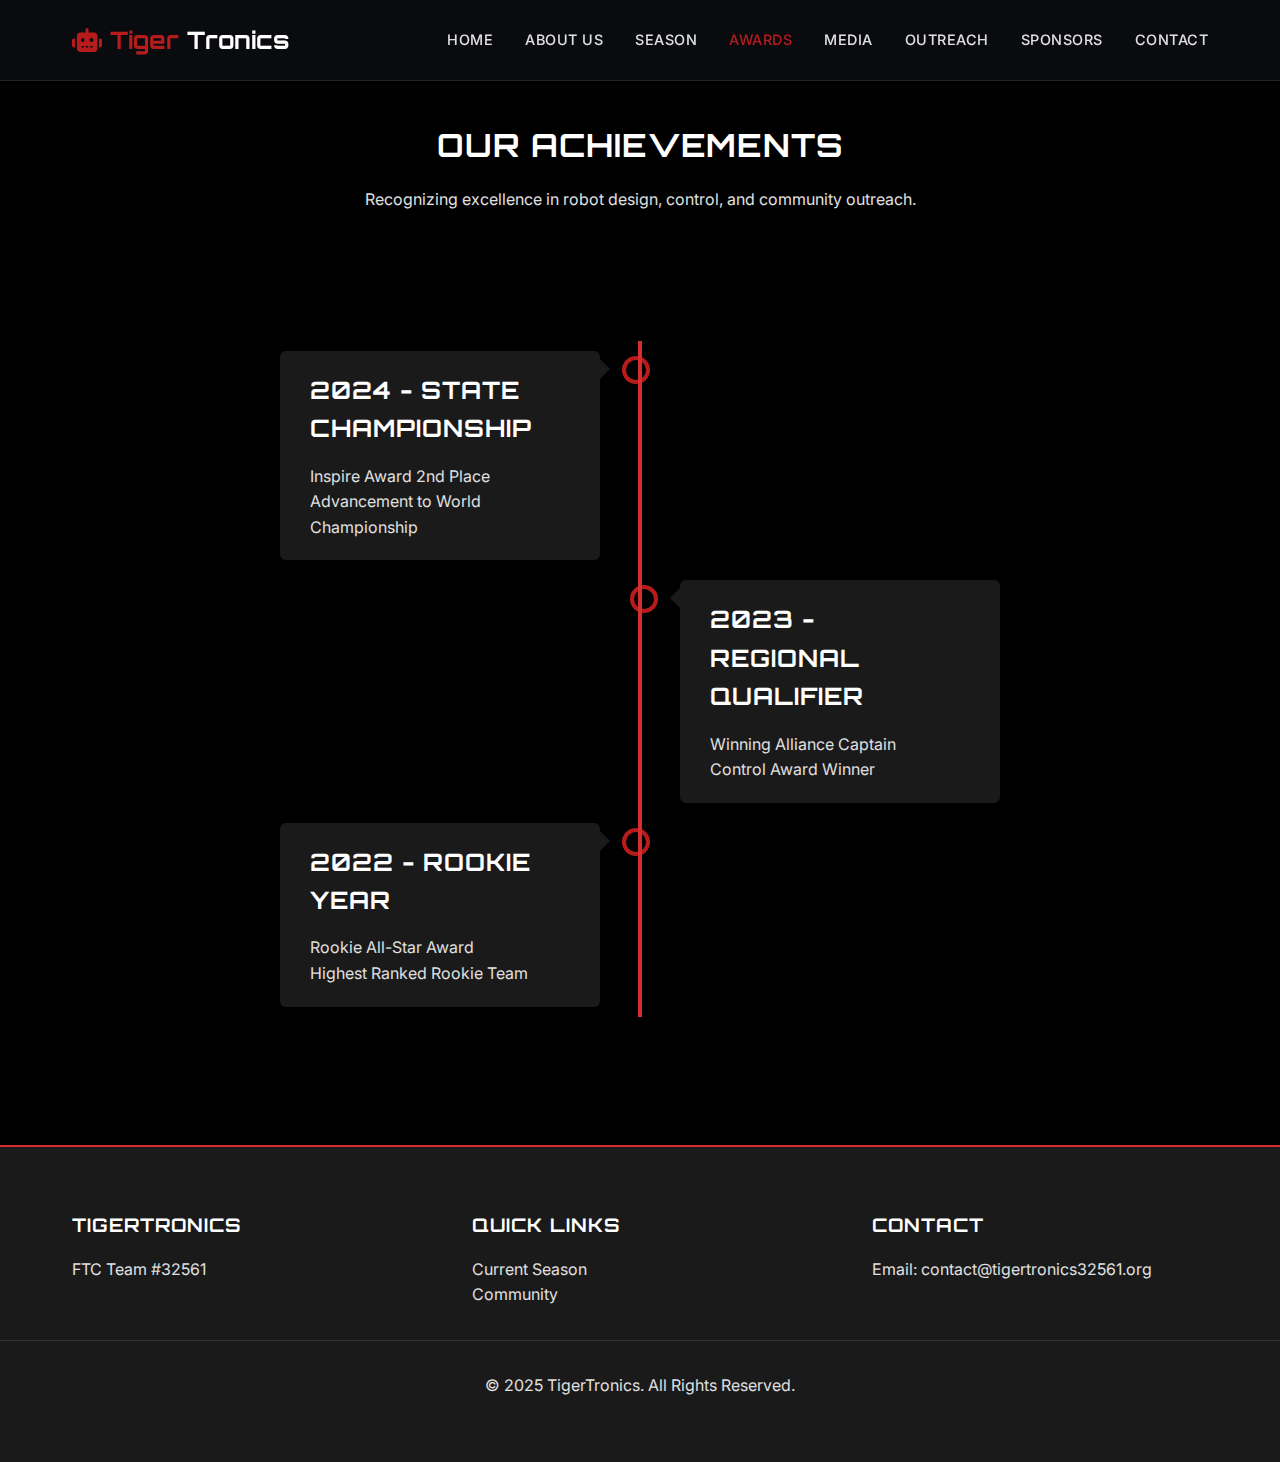
<file: awards.html>
<!DOCTYPE html>
<html lang="en">

<head>
    <meta charset="UTF-8">
    <meta name="viewport" content="width=device-width, initial-scale=1.0">
    <title>Awards | TigerTronics</title>
    <link rel="stylesheet" href="css/style.css">
    <link rel="preconnect" href="https://fonts.googleapis.com">
    <link rel="preconnect" href="https://fonts.gstatic.com" crossorigin>
    <link
        href="https://fonts.googleapis.com/css2?family=Inter:wght@300;400;600&family=Orbitron:wght@400;700&display=swap"
        rel="stylesheet">
    <link rel="stylesheet" href="https://cdnjs.cloudflare.com/ajax/libs/font-awesome/6.4.0/css/all.min.css">
    <style>
        /* Timeline specific styles */
        .timeline {
            position: relative;
            max-width: 800px;
            margin: 0 auto;
        }

        .timeline::after {
            content: '';
            position: absolute;
            width: 4px;
            background-color: var(--color-primary);
            top: 0;
            bottom: 0;
            left: 50%;
            margin-left: -2px;
        }

        .container-t {
            padding: 10px 40px;
            position: relative;
            background-color: inherit;
            width: 50%;
        }

        .container-t::after {
            content: '';
            position: absolute;
            width: 20px;
            height: 20px;
            right: -10px;
            background-color: var(--color-bg);
            border: 4px solid var(--color-secondary);
            top: 15px;
            border-radius: 50%;
            z-index: 1;
        }

        .left {
            left: 0;
        }

        .right {
            left: 50%;
        }

        .left::before {
            content: " ";
            height: 0;
            position: absolute;
            top: 18px;
            width: 0;
            z-index: 1;
            right: 30px;
            border: medium solid var(--color-bg-alt);
            border-width: 10px 0 10px 10px;
            border-color: transparent transparent transparent var(--color-bg-alt);
        }

        .right::before {
            content: " ";
            height: 0;
            position: absolute;
            top: 18px;
            width: 0;
            z-index: 1;
            left: 30px;
            border: medium solid var(--color-bg-alt);
            border-width: 10px 10px 10px 0;
            border-color: transparent var(--color-bg-alt) transparent transparent;
        }

        .right::after {
            left: -10px;
        }

        .content-t {
            padding: 20px 30px;
            background-color: var(--color-bg-alt);
            position: relative;
            border-radius: 6px;
        }

        @media screen and (max-width: 600px) {
            .timeline::after {
                left: 31px;
            }

            .container-t {
                width: 100%;
                padding-left: 70px;
                padding-right: 25px;
            }

            .container-t::before {
                left: 60px;
                border: medium solid white;
                border-width: 10px 10px 10px 0;
                border-color: transparent white transparent transparent;
            }

            .left::after,
            .right::after {
                left: 21px;
            }

            .right {
                left: 0%;
            }
        }
    </style>
</head>

<body>

    <nav class="navbar">
        <div class="container nav-container">
            <a href="index.html" class="logo"><i class="fas fa-robot"></i> Tiger<span>Tronics</span></a>
            <div class="hamburger"><i class="fas fa-bars"></i></div>
            <ul class="nav-links">
                <li><a href="index.html">Home</a></li>
                <li><a href="about.html">About Us</a></li>
                <li><a href="season.html">Season</a></li>
                <li><a href="awards.html" class="active">Awards</a></li>
                <li><a href="media.html">Media</a></li>
                <li><a href="outreach.html">Outreach</a></li>
                <li><a href="sponsors.html">Sponsors</a></li>
                <li><a href="contact.html">Contact</a></li>
            </ul>
        </div>
    </nav>

    <header class="section-padding" style="padding-top: 120px; text-align: center;">
        <div class="container fade-in">
            <h1>Our Achievements</h1>
            <p>Recognizing excellence in robot design, control, and community outreach.</p>
        </div>
    </header>

    <section class="section-padding">
        <div class="timeline">
            <div class="container-t left fade-in">
                <div class="content-t">
                    <h2>2024 - State Championship</h2>
                    <p>Inspire Award 2nd Place</p>
                    <p>Advancement to World Championship</p>
                </div>
            </div>
            <div class="container-t right fade-in">
                <div class="content-t">
                    <h2>2023 - Regional Qualifier</h2>
                    <p>Winning Alliance Captain</p>
                    <p>Control Award Winner</p>
                </div>
            </div>
            <div class="container-t left fade-in">
                <div class="content-t">
                    <h2>2022 - Rookie Year</h2>
                    <p>Rookie All-Star Award</p>
                    <p>Highest Ranked Rookie Team</p>
                </div>
            </div>
        </div>
    </section>

    <footer>
        <div class="container footer-content">
            <div>
                <h3>TigerTronics</h3>
                <p>FTC Team #32561</p>
            </div>
            <div>
                <h3>Quick Links</h3>
                <ul>
                    <li><a href="season.html">Current Season</a></li>
                    <li><a href="outreach.html">Community</a></li>
                </ul>
            </div>
            <div>
                <h3>Contact</h3>
                <p>Email: contact@tigertronics32561.org</p>
            </div>
        </div>
        <div style="text-align: center; padding-top: 2rem; border-top: 1px solid rgba(255,255,255,0.1);">
            <p>&copy; 2025 TigerTronics. All Rights Reserved.</p>
        </div>
    </footer>

    <script src="js/main.js"></script>
</body>

</html>
</file>
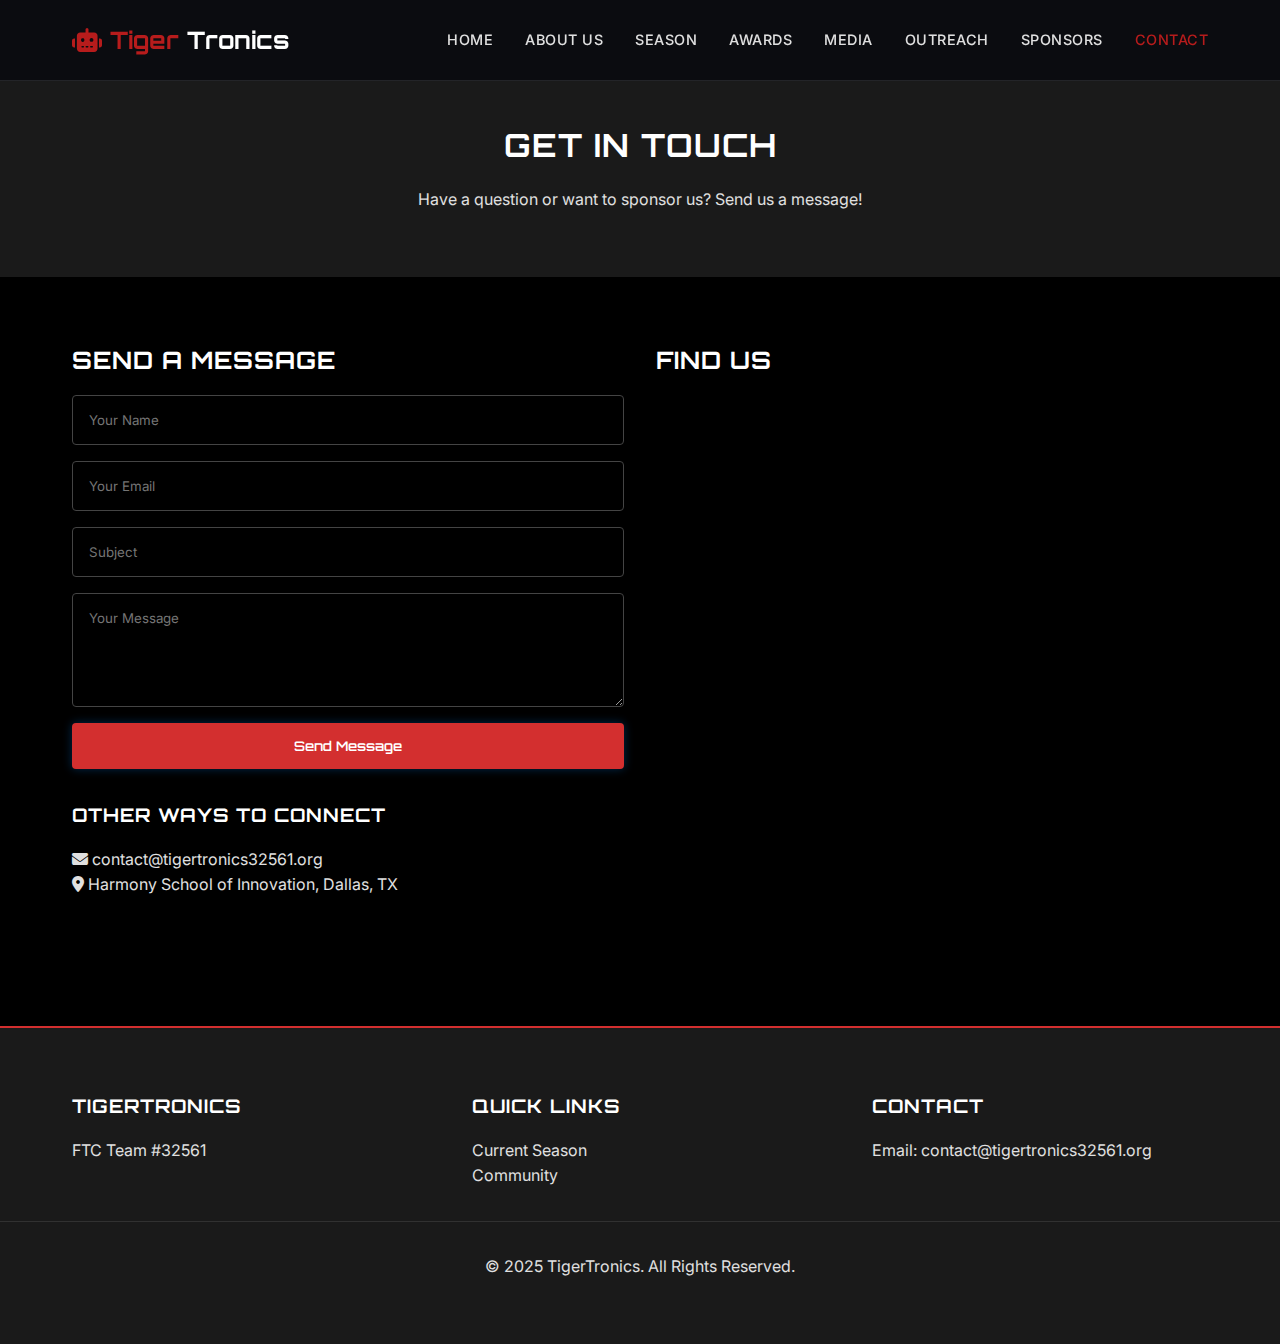
<file: contact.html>
<!DOCTYPE html>
<html lang="en">

<head>
    <meta charset="UTF-8">
    <meta name="viewport" content="width=device-width, initial-scale=1.0">
    <title>Contact Us | TigerTronics</title>
    <link rel="stylesheet" href="css/style.css">
    <link rel="preconnect" href="https://fonts.googleapis.com">
    <link rel="preconnect" href="https://fonts.gstatic.com" crossorigin>
    <link
        href="https://fonts.googleapis.com/css2?family=Inter:wght@300;400;600&family=Orbitron:wght@400;700&display=swap"
        rel="stylesheet">
    <link rel="stylesheet" href="https://cdnjs.cloudflare.com/ajax/libs/font-awesome/6.4.0/css/all.min.css">
    <style>
        /* Contact Form Styles */
        form {
            display: flex;
            flex-direction: column;
            gap: 1rem;
        }

        input,
        textarea {
            padding: 1rem;
            border-radius: 4px;
            border: 1px solid #444;
            background-color: var(--color-bg);
            color: var(--color-white);
            font-family: var(--font-main);
        }

        input:focus,
        textarea:focus {
            border-color: var(--color-secondary);
            outline: none;
        }

        iframe {
            width: 100%;
            height: 400px;
            border: 0;
            border-radius: 8px;
        }
    </style>
</head>

<body>

    <nav class="navbar">
        <div class="container nav-container">
            <a href="index.html" class="logo"><i class="fas fa-robot"></i> Tiger<span>Tronics</span></a>
            <div class="hamburger"><i class="fas fa-bars"></i></div>
            <ul class="nav-links">
                <li><a href="index.html">Home</a></li>
                <li><a href="about.html">About Us</a></li>
                <li><a href="season.html">Season</a></li>
                <li><a href="awards.html">Awards</a></li>
                <li><a href="media.html">Media</a></li>
                <li><a href="outreach.html">Outreach</a></li>
                <li><a href="sponsors.html">Sponsors</a></li>
                <li><a href="contact.html" class="active">Contact</a></li>
            </ul>
        </div>
    </nav>

    <header class="section-padding"
        style="padding-top: 120px; text-align: center; background-color: var(--color-bg-alt);">
        <div class="container fade-in">
            <h1>Get In Touch</h1>
            <p>Have a question or want to sponsor us? Send us a message!</p>
        </div>
    </header>

    <section class="section-padding">
        <div class="container">
            <div class="grid grid-2">
                <div class="fade-in">
                    <h2>Send a Message</h2>
                    <form action="#" method="POST">
                        <input type="text" name="name" placeholder="Your Name" required>
                        <input type="email" name="email" placeholder="Your Email" required>
                        <input type="text" name="subject" placeholder="Subject">
                        <textarea name="message" rows="5" placeholder="Your Message" required></textarea>
                        <button type="submit" class="btn btn-primary">Send Message</button>
                    </form>
                    <div style="margin-top: 2rem;">
                        <h3>Other Ways to Connect</h3>
                        <p><i class="fas fa-envelope"></i> contact@tigertronics32561.org</p>
                        <p><i class="fas fa-map-marker-alt"></i> Harmony School of Innovation, Dallas, TX</p>
                    </div>
                </div>
                <div class="fade-in">
                    <h2>Find Us</h2>
                    <!-- Google Maps Embed Placeholder (Dallas) -->
                    <iframe
                        src="https://www.google.com/maps/embed?pb=!1m18!1m12!1m3!1d3348.683054170564!2d-96.8286986848135!3d32.93297698092524!2m3!1f0!2f0!3f0!3m2!1i1024!2i768!4f13.1!3m3!1m2!1s0x864c20d755555555%3A0x55555555555555!2sHarmony%20School%20of%20Innovation%20-%20Dallas!5e0!3m2!1sen!2sus!4v1625686000000!5m2!1sen!2sus"
                        allowfullscreen="" loading="lazy"></iframe>
                </div>
            </div>
        </div>
    </section>

    <footer>
        <div class="container footer-content">
            <div>
                <h3>TigerTronics</h3>
                <p>FTC Team #32561</p>
            </div>
            <div>
                <h3>Quick Links</h3>
                <ul>
                    <li><a href="season.html">Current Season</a></li>
                    <li><a href="outreach.html">Community</a></li>
                </ul>
            </div>
            <div>
                <h3>Contact</h3>
                <p>Email: contact@tigertronics32561.org</p>
            </div>
        </div>
        <div style="text-align: center; padding-top: 2rem; border-top: 1px solid rgba(255,255,255,0.1);">
            <p>&copy; 2025 TigerTronics. All Rights Reserved.</p>
        </div>
    </footer>

    <script src="js/main.js"></script>
</body>

</html>
</file>
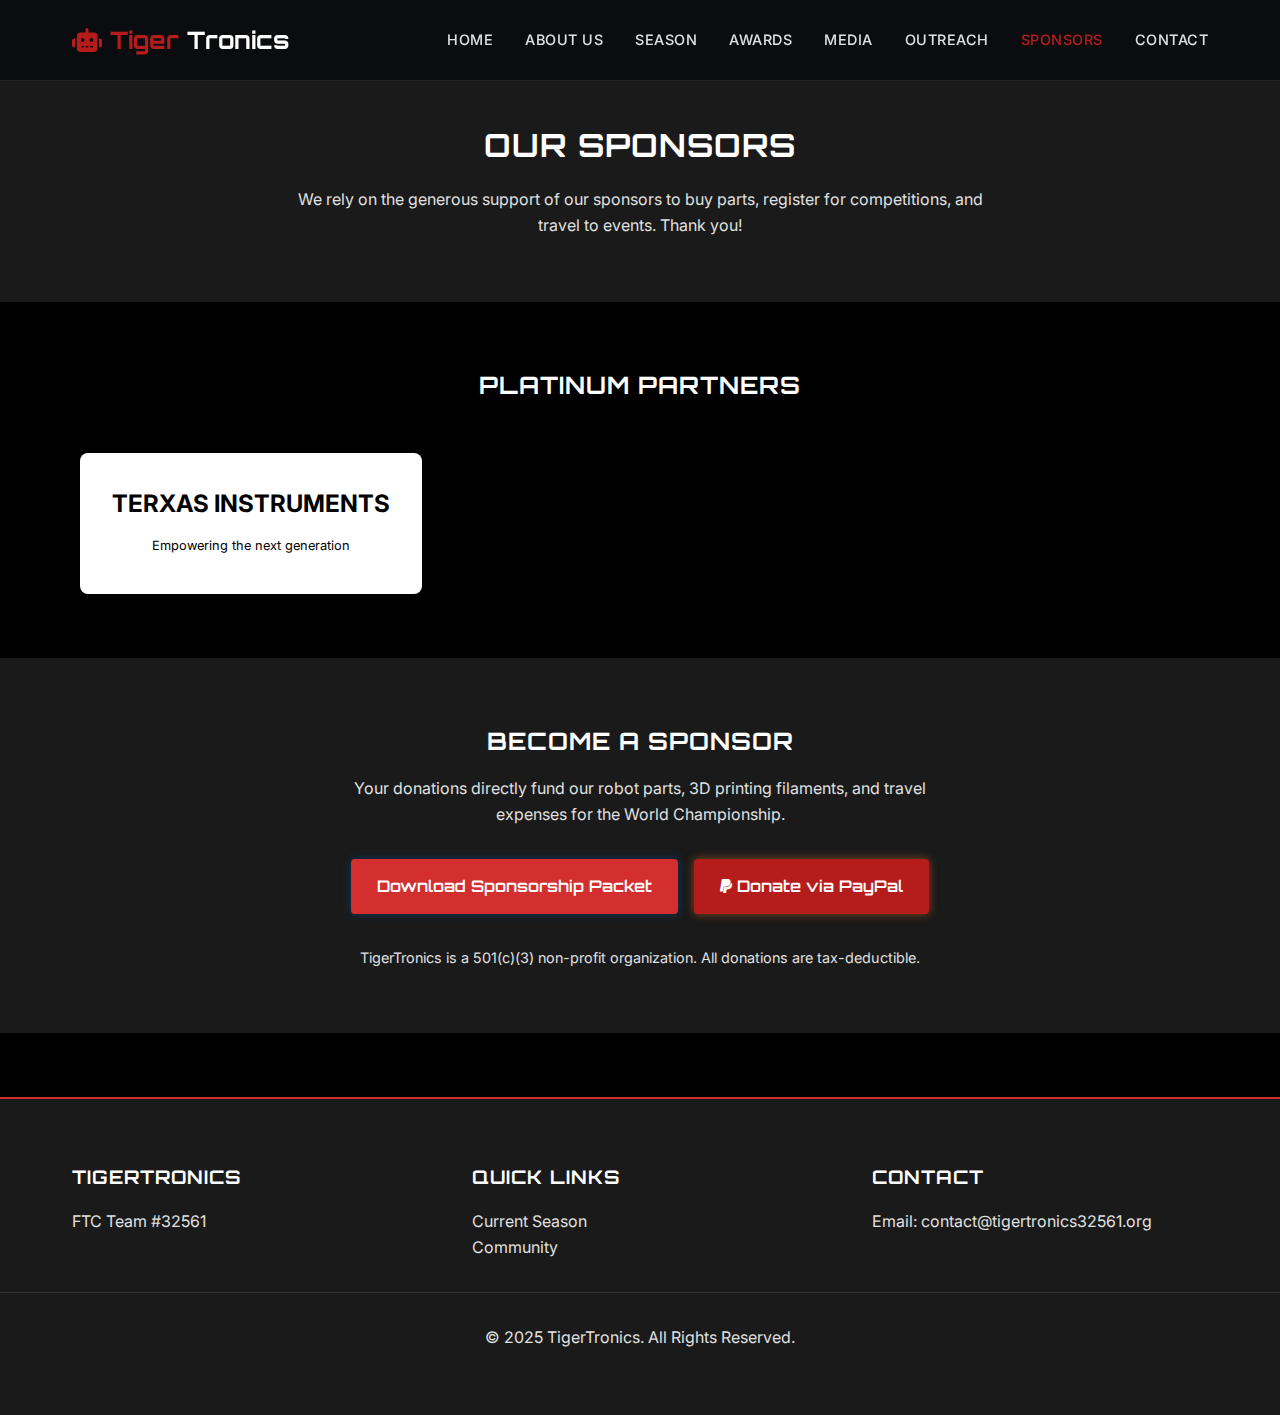
<file: sponsors.html>
<!DOCTYPE html>
<html lang="en">

<head>
    <meta charset="UTF-8">
    <meta name="viewport" content="width=device-width, initial-scale=1.0">
    <title>Sponsors | TigerTronics</title>
    <link rel="stylesheet" href="css/style.css">
    <link rel="preconnect" href="https://fonts.googleapis.com">
    <link rel="preconnect" href="https://fonts.gstatic.com" crossorigin>
    <link
        href="https://fonts.googleapis.com/css2?family=Inter:wght@300;400;600&family=Orbitron:wght@400;700&display=swap"
        rel="stylesheet">
    <link rel="stylesheet" href="https://cdnjs.cloudflare.com/ajax/libs/font-awesome/6.4.0/css/all.min.css">
</head>

<body>

    <nav class="navbar">
        <div class="container nav-container">
            <a href="index.html" class="logo"><i class="fas fa-robot"></i> Tiger<span>Tronics</span></a>
            <div class="hamburger"><i class="fas fa-bars"></i></div>
            <ul class="nav-links">
                <li><a href="index.html">Home</a></li>
                <li><a href="about.html">About Us</a></li>
                <li><a href="season.html">Season</a></li>
                <li><a href="awards.html">Awards</a></li>
                <li><a href="media.html">Media</a></li>
                <li><a href="outreach.html">Outreach</a></li>
                <li><a href="sponsors.html" class="active">Sponsors</a></li>
                <li><a href="contact.html">Contact</a></li>
            </ul>
        </div>
    </nav>

    <header class="section-padding"
        style="padding-top: 120px; text-align: center; background-color: var(--color-bg-alt);">
        <div class="container fade-in">
            <h1>Our Sponsors</h1>
            <p style="max-width: 700px; margin: 0 auto;">We rely on the generous support of our sponsors to buy parts,
                register for competitions, and travel to events. Thank you!</p>
        </div>
    </header>

    <section class="section-padding">
        <div class="container">
            <h2 style="text-align: center; margin-bottom: 3rem;">Platinum Partners</h2>
            <div class="grid grid-3" style="align-items: center; justify-items: center;">
                <div class="fade-in">
                    <!-- Texas Instruments Logo -->
                    <div
                        style="background-color: white; color: black; padding: 2rem; border-radius: 8px; font-weight: bold; font-size: 1.5rem; text-align: center;">
                        TERXAS INSTRUMENTS<br><span style="font-size: 0.8rem; font-weight: normal;">Empowering the
                            next generation</span></div>
                </div>
            </div>
        </div>
    </section>

    <section class="section-padding" style="background-color: var(--color-bg-alt); text-align: center;">
        <div class="container fade-in">
            <h2>Become a Sponsor</h2>
            <p style="margin-bottom: 2rem; max-width: 600px; margin-left: auto; margin-right: auto;">Your donations
                directly fund our robot parts, 3D printing filaments, and travel expenses for the World Championship.
            </p>
            <div class="flex flex-center" style="gap: 1rem;">
                <a href="#" class="btn btn-primary">Download Sponsorship Packet</a>
                <a href="#" class="btn btn-secondary"><i class="fab fa-paypal"></i> Donate via PayPal</a>
            </div>
            <p style="margin-top: 2rem; font-size: 0.9rem; color: var(--color-text);">TigerTronics is a 501(c)(3)
                non-profit organization. All donations are tax-deductible.</p>
        </div>
    </section>

    <footer>
        <div class="container footer-content">
            <div>
                <h3>TigerTronics</h3>
                <p>FTC Team #32561</p>
            </div>
            <div>
                <h3>Quick Links</h3>
                <ul>
                    <li><a href="season.html">Current Season</a></li>
                    <li><a href="outreach.html">Community</a></li>
                </ul>
            </div>
            <div>
                <h3>Contact</h3>
                <p>Email: contact@tigertronics32561.org</p>
            </div>
        </div>
        <div style="text-align: center; padding-top: 2rem; border-top: 1px solid rgba(255,255,255,0.1);">
            <p>&copy; 2025 TigerTronics. All Rights Reserved.</p>
        </div>
    </footer>

    <script src="js/main.js"></script>
</body>

</html>
</file>
<file: css/style.css>
:root {
  /* Brand Colors */
  --color-primary: #D32F2F;
  /* Red */
  --color-primary-light: #FF5252;
  --color-secondary: #B71C1C;
  /* Darker Red */
  --color-secondary-hover: #D50000;
  --color-accent: #FF8A80;
  /* Light Red Accent */

  /* Neutral Colors */
  --color-bg: #000000;
  /* Pure Black */
  --color-bg-alt: #1a1a1a;
  /* Dark Grey */
  --color-text: #e0e0e0;
  /* Off-white */
  --color-text-highlight: #ff1744;
  /* Bright Red Highlight */
  --color-white: #ffffff;

  /* Fonts */
  --font-main: 'Inter',
    sans-serif;
  --font-heading: 'Orbitron',
    sans-serif;
  /* Robotics feel */

  /* Spacing */
  --spacing-sm: 0.5rem;
  --spacing-md: 1rem;
  --spacing-lg: 2rem;
  --spacing-xl: 4rem;

  /* Transitions */
  --transition-speed: 0.3s;
}

* {
  box-sizing: border-box;
  margin: 0;
  padding: 0;
}

body {
  font-family: var(--font-main);
  background-color: var(--color-bg);
  color: var(--color-text);
  line-height: 1.6;
  overflow-x: hidden;
}

h1,
h2,
h3,
h4,
h5,
h6 {
  font-family: var(--font-heading);
  color: var(--color-white);
  margin-bottom: var(--spacing-md);
  text-transform: uppercase;
  letter-spacing: 1px;
}

a {
  text-decoration: none;
  color: inherit;
  transition: color var(--transition-speed);
}

ul {
  list-style: none;
}

img {
  max-width: 100%;
  display: block;
}

/* --- Layout Utilities --- */
.container {
  max-width: 1200px;
  margin: 0 auto;
  padding: 0 var(--spacing-lg);
}

.section-padding {
  padding: var(--spacing-xl) 0;
}

.grid {
  display: grid;
  gap: var(--spacing-lg);
}

.grid-2 {
  grid-template-columns: repeat(2, 1fr);
}

.grid-3 {
  grid-template-columns: repeat(3, 1fr);
}

.grid-4 {
  grid-template-columns: repeat(4, 1fr);
}

@media (max-width: 768px) {

  .grid-2,
  .grid-3,
  .grid-4 {
    grid-template-columns: 1fr;
  }
}

.flex {
  display: flex;
  gap: var(--spacing-md);
  align-items: center;
}

.flex-center {
  justify-content: center;
}

.flex-between {
  justify-content: space-between;
}

/* --- Components --- */
.btn {
  display: inline-block;
  padding: 0.8rem 1.5rem;
  border-radius: 4px;
  font-weight: 600;
  text-align: center;
  cursor: pointer;
  border: 2px solid transparent;
  transition: all var(--transition-speed);
  font-family: var(--font-heading);
}

.btn-primary {
  background-color: var(--color-primary);
  color: var(--color-white);
  box-shadow: 0 0 10px rgba(0, 83, 156, 0.5);
}

.btn-primary:hover {
  background-color: var(--color-primary-light);
  box-shadow: 0 0 20px rgba(0, 83, 156, 0.8);
  transform: translateY(-2px);
}

.btn-secondary {
  background-color: var(--color-secondary);
  color: var(--color-white);
  box-shadow: 0 0 10px rgba(238, 118, 35, 0.5);
}

.btn-secondary:hover {
  background-color: var(--color-secondary-hover);
  box-shadow: 0 0 20px rgba(238, 118, 35, 0.8);
  transform: translateY(-2px);
}

.btn-outline {
  border-color: var(--color-text-highlight);
  color: var(--color-text-highlight);
}

.btn-outline:hover {
  background-color: var(--color-text-highlight);
  color: var(--color-bg);
}

/* --- Navigation --- */
.navbar {
  background-color: rgba(11, 12, 16, 0.95);
  backdrop-filter: blur(10px);
  position: fixed;
  top: 0;
  left: 0;
  width: 100%;
  z-index: 1000;
  border-bottom: 1px solid rgba(255, 255, 255, 0.1);
}

.nav-container {
  height: 80px;
  display: flex;
  justify-content: space-between;
  align-items: center;
}

.logo {
  font-size: 1.5rem;
  font-weight: 700;
  color: var(--color-secondary);
  font-family: var(--font-heading);
  display: flex;
  align-items: center;
  gap: 0.5rem;
}

.logo span {
  color: var(--color-white);
}

.nav-links {
  display: flex;
  gap: var(--spacing-lg);
}

.nav-links a {
  font-weight: 500;
  font-size: 0.9rem;
  text-transform: uppercase;
  letter-spacing: 0.5px;
}

.nav-links a:hover,
.nav-links a.active {
  color: var(--color-secondary);
}

.hamburger {
  display: none;
  font-size: 1.5rem;
  cursor: pointer;
  color: var(--color-white);
}

/* --- Hero Section --- */
.hero {
  height: 100vh;
  background: linear-gradient(rgba(0, 0, 0, 0.6), rgba(0, 0, 0, 0.6)), url('https://images.unsplash.com/photo-1561557944-6e7860d1a7eb?ixlib=rb-1.2.1&auto=format&fit=crop&w=1920&q=80') center/cover no-repeat;
  display: flex;
  align-items: center;
  justify-content: center;
  text-align: center;
  position: relative;
  margin-top: -80px;
  /* Offset navbar */
  padding-top: 80px;
}

.hero-content h1 {
  font-size: 4rem;
  margin-bottom: var(--spacing-sm);
  background: linear-gradient(to right, #fff, var(--color-text-highlight));
  -webkit-background-clip: text;
  -webkit-text-fill-color: transparent;
  animation: glow 2s ease-in-out infinite alternate;
}

.hero-content p {
  font-size: 1.25rem;
  margin-bottom: var(--spacing-lg);
  max-width: 600px;
  margin-left: auto;
  margin-right: auto;
}

/* --- Footer --- */
footer {
  background-color: var(--color-bg-alt);
  padding: var(--spacing-xl) 0;
  margin-top: var(--spacing-xl);
  border-top: 2px solid var(--color-primary);
}

.footer-content {
  display: grid;
  grid-template-columns: repeat(auto-fit, minmax(250px, 1fr));
  gap: var(--spacing-xl);
  margin-bottom: var(--spacing-lg);
}

.social-icons a {
  font-size: 1.5rem;
  margin-right: var(--spacing-md);
  color: var(--color-text);
}

.social-icons a:hover {
  color: var(--color-secondary);
}

/* --- Animations --- */
.fade-in {
  opacity: 0;
  transform: translateY(20px);
  transition: opacity 0.6s ease-out, transform 0.6s ease-out;
}

.fade-in.visible {
  opacity: 1;
  transform: translateY(0);
}

@keyframes glow {
  from {
    text-shadow: 0 0 10px rgba(102, 252, 241, 0.2);
  }

  to {
    text-shadow: 0 0 20px rgba(102, 252, 241, 0.6), 0 0 30px rgba(0, 83, 156, 0.6);
  }
}

@media (max-width: 768px) {
  .hero-content h1 {
    font-size: 2.5rem;
  }

  .hamburger {
    display: block;
  }

  .nav-links {
    position: absolute;
    top: 80px;
    left: 0;
    width: 100%;
    background-color: var(--color-bg-alt);
    flex-direction: column;
    align-items: center;
    padding: var(--spacing-lg) 0;
    transform: translateY(-150%);
    transition: transform 0.3s ease-in-out;
  }

  .nav-links.active {
    transform: translateY(0);
  }
}

/* --- Chatbot Widget --- */
.chat-widget-btn {
  position: fixed;
  bottom: 2rem;
  right: 2rem;
  width: 60px;
  height: 60px;
  background-color: var(--color-primary);
  border-radius: 50%;
  display: flex;
  align-items: center;
  justify-content: center;
  color: white;
  font-size: 1.5rem;
  cursor: pointer;
  box-shadow: 0 4px 15px rgba(211, 47, 47, 0.4);
  z-index: 2000;
  transition: transform 0.3s cubic-bezier(0.175, 0.885, 0.32, 1.275);
}

.chat-widget-btn:hover {
  transform: scale(1.1);
}

.chat-window {
  position: fixed;
  bottom: 7rem;
  right: 2rem;
  width: 350px;
  height: 500px;
  background-color: var(--color-bg-alt);
  border: 1px solid var(--color-primary);
  border-radius: 12px;
  box-shadow: 0 5px 20px rgba(0, 0, 0, 0.5);
  display: flex;
  flex-direction: column;
  z-index: 2000;
  opacity: 0;
  visibility: hidden;
  transform: translateY(20px);
  transition: all 0.3s ease;
  overflow: hidden;
}

.chat-window.active {
  opacity: 1;
  visibility: visible;
  transform: translateY(0);
}

.chat-header {
  background-color: var(--color-primary);
  color: white;
  padding: 1rem;
  display: flex;
  justify-content: space-between;
  align-items: center;
  font-family: var(--font-heading);
}

.chat-messages {
  flex: 1;
  padding: 1rem;
  overflow-y: auto;
  display: flex;
  flex-direction: column;
  gap: 1rem;
}

.message {
  max-width: 80%;
  padding: 0.8rem;
  border-radius: 8px;
  font-size: 0.9rem;
  line-height: 1.4;
}

.message.bot {
  align-self: flex-start;
  background-color: #333;
  color: var(--color-text);
  border-bottom-left-radius: 0;
}

.message.user {
  align-self: flex-end;
  background-color: var(--color-secondary);
  color: white;
  border-bottom-right-radius: 0;
}

.chat-input-area {
  padding: 1rem;
  border-top: 1px solid #333;
  display: flex;
  gap: 0.5rem;
  background-color: var(--color-bg);
}

.chat-input-area input {
  flex: 1;
  padding: 0.8rem;
  border-radius: 20px;
  border: 1px solid #444;
  background-color: #222;
  color: white;
  outline: none;
}

.chat-input-area button {
  background: none;
  border: none;
  color: var(--color-primary);
  font-size: 1.2rem;
  cursor: pointer;
}
</file>
